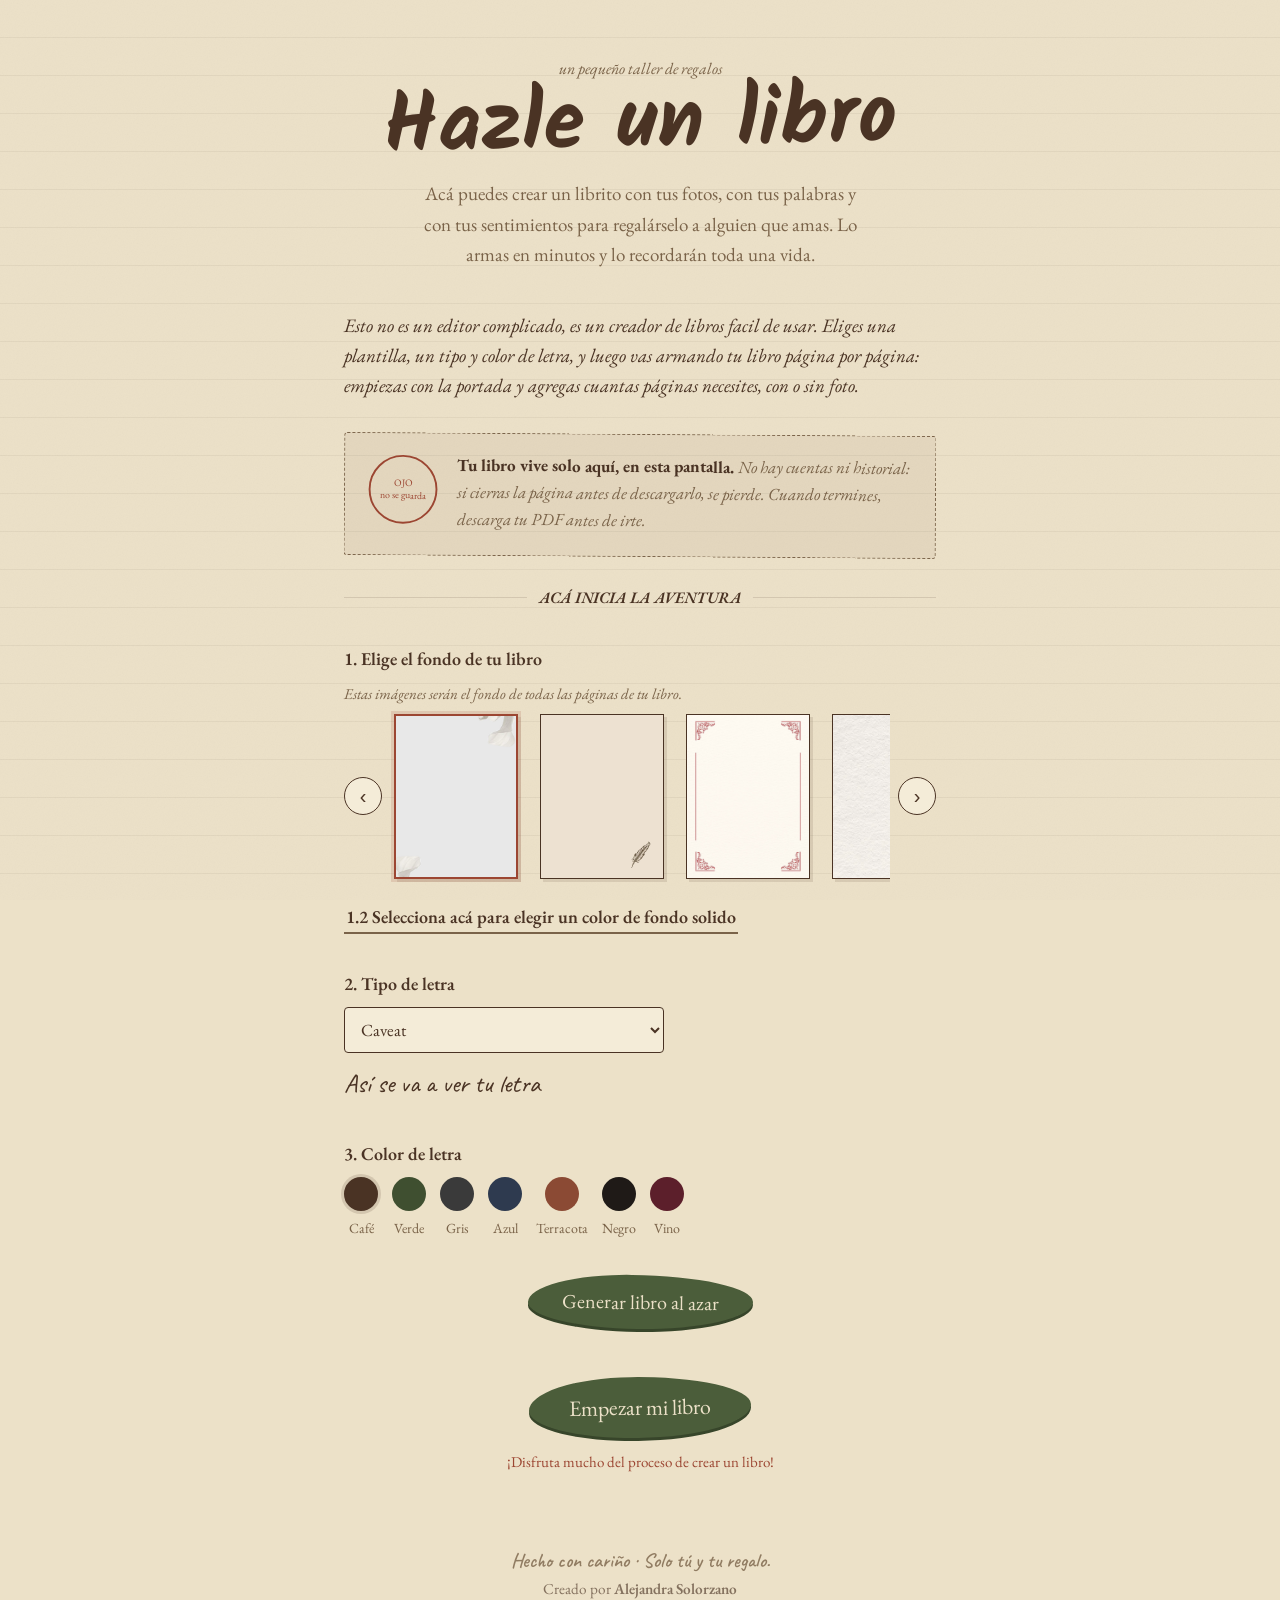
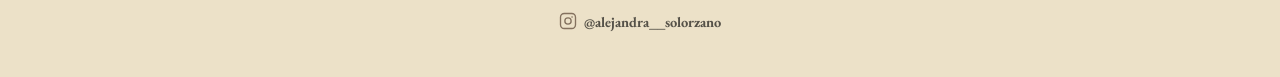
<file: index.html>
<!DOCTYPE html>
<html lang="es">

<head>

    <meta charset="UTF-8">

    <meta name="viewport" content="width=device-width, initial-scale=1.0">

    <title>
        Hazle un libro
    </title>


    <!-- Fuentes -->

    <link rel="preconnect" href="https://fonts.googleapis.com">

    <link rel="preconnect" href="https://fonts.gstatic.com" crossorigin>

    <link
        href="https://fonts.googleapis.com/css2?family=Caveat:wght@600;700&family=EB+Garamond:ital,wght@0,400;0,500;0,600;1,400;1,500&family=Kalam:wght@400;700&family=Sacramento&family=Homemade+Apple&family=Shadows+Into+Light&family=Dancing+Script:wght@600;700&family=Patrick+Hand&family=Amatic+SC:wght@400;700&display=swap"
        rel="stylesheet">


    <link rel="stylesheet" href="style.css">

</head>


<body class="fondo-1">

    <div class="paper-texture" aria-hidden="true"></div>


    <div class="page">


        <!-- =====================================================
         ENCABEZADO
    ====================================================== -->

        <header class="hero">

            <p class="hero__eyebrow">
                un pequeño taller de regalos
            </p>


            <h1 class="hero__title">
                Hazle un libro
            </h1>


            <p class="hero__subtitle">
                Acá puedes crear un librito con tus fotos, con tus palabras y con tus sentimientos
                para regalárselo a alguien que amas.
                Lo armas en minutos y lo recordarán toda una vida.
            </p>

        </header>


        <!-- =====================================================
         EXPLICACIÓN
    ====================================================== -->

        <section class="letter" aria-label="Qué es esto">

            <p>
                Esto no es un editor complicado, es un creador de libros facil de usar.
                Eliges una plantilla, un tipo y color de letra, y luego vas armando tu libro
                página por página: empiezas con la portada y agregas cuantas páginas necesites,
                con o sin foto.
            </p>

        </section>


        <!-- =====================================================
         AVISO
    ====================================================== -->

        <section class="notice" aria-label="Aviso importante">

            <div class="notice__stamp" aria-hidden="true">

                <svg viewBox="0 0 100 100" width="76" height="76">

                    <circle cx="50" cy="50" r="44" fill="none" stroke="var(--rust)" stroke-width="2.5" />

                    <text x="50" y="46" text-anchor="middle" class="notice__stamp-text">
                        OJO
                    </text>

                    <text x="50" y="62" text-anchor="middle" class="notice__stamp-text">
                        no se guarda
                    </text>

                </svg>

            </div>


            <div class="notice__text">

                <p>

                    <strong>
                        Tu libro vive solo aquí, en esta pantalla.
                    </strong>

                    No hay cuentas ni historial: si cierras la
                    página antes de descargarlo, se pierde. Cuando termines,
                    descarga tu PDF antes de irte.

                </p>

            </div>

        </section>


        <!-- =====================================================
         MARCADOR DE INICIO
    ====================================================== -->

        <div class="start-marker" aria-hidden="true">
            <span>ACÁ INICIA LA AVENTURA</span>
        </div>


        <!-- =====================================================
         CONFIGURACIÓN DEL LIBRO
    ====================================================== -->

        <section class="config" id="config">


            <!-- ===================================================
           FONDO
      ==================================================== -->

            <div class="config__block">

                <label class="field-label">
                    1. Elige el fondo de tu libro
                </label>

                <p class="field-hint">
                    Estas imágenes serán el fondo de todas las páginas de tu libro.
                </p>

                <div class="fondos__carrusel">

                    <button type="button" class="fondos__arrow fondos__arrow--prev" id="fondo-prev"
                        aria-label="Ver fondos anteriores">
                        ‹
                    </button>

                    <div class="fondos__viewport" id="fondos-viewport">
                        <div class="fondos__track" id="fondos-track" role="list" aria-label="Fondos disponibles">

                            <!-- Las 12 imágenes corresponden a img/1.jpeg ... img/12.jpeg -->
                            <button class="fondo-card" type="button" role="listitem" data-fondo="0" aria-pressed="true">
                                <img class="fondo-card__preview" src="img/0.jpeg" alt="Fondo 0">
                            </button>

                            <button class="fondo-card" type="button" role="listitem" data-fondo="1"
                                aria-pressed="false">
                                <img class="fondo-card__preview" src="img/1.jpeg" alt="Fondo 1">
                            </button>

                            <button class="fondo-card" type="button" role="listitem" data-fondo="2"
                                aria-pressed="false">
                                <img class="fondo-card__preview" src="img/2.jpeg" alt="Fondo 2">
                            </button>

                            <button class="fondo-card" type="button" role="listitem" data-fondo="3"
                                aria-pressed="false">
                                <img class="fondo-card__preview" src="img/3.jpeg" alt="Fondo 3">
                            </button>

                            <button class="fondo-card" type="button" role="listitem" data-fondo="4"
                                aria-pressed="false">
                                <img class="fondo-card__preview" src="img/4.jpeg" alt="Fondo 4">
                            </button>

                            <button class="fondo-card" type="button" role="listitem" data-fondo="5"
                                aria-pressed="false">
                                <img class="fondo-card__preview" src="img/5.jpeg" alt="Fondo 5">
                            </button>

                            <button class="fondo-card" type="button" role="listitem" data-fondo="6"
                                aria-pressed="false">
                                <img class="fondo-card__preview" src="img/6.jpeg" alt="Fondo 6">
                            </button>

                            <button class="fondo-card" type="button" role="listitem" data-fondo="7"
                                aria-pressed="false">
                                <img class="fondo-card__preview" src="img/7.jpeg" alt="Fondo 7">
                            </button>

                            <button class="fondo-card" type="button" role="listitem" data-fondo="8"
                                aria-pressed="false">
                                <img class="fondo-card__preview" src="img/8.jpeg" alt="Fondo 8">
                            </button>

                            <button class="fondo-card" type="button" role="listitem" data-fondo="9"
                                aria-pressed="false">
                                <img class="fondo-card__preview" src="img/9.jpeg" alt="Fondo 9">
                            </button>

                            <button class="fondo-card" type="button" role="listitem" data-fondo="10"
                                aria-pressed="false">
                                <img class="fondo-card__preview" src="img/10.jpeg" alt="Fondo 10">
                            </button>

                            <button class="fondo-card" type="button" role="listitem" data-fondo="11"
                                aria-pressed="false">
                                <img class="fondo-card__preview" src="img/11.jpeg" alt="Fondo 11">
                            </button>

                            <button class="fondo-card" type="button" role="listitem" data-fondo="12"
                                aria-pressed="false">
                                <img class="fondo-card__preview" src="img/12.jpeg" alt="Fondo 12">
                            </button>

                            <button class="fondo-card" type="button" role="listitem" data-fondo="13"
                                aria-pressed="false">
                                <img class="fondo-card__preview" src="img/13.jpeg" alt="Fondo 13">
                            </button>

                            <button class="fondo-card" type="button" role="listitem" data-fondo="14"
                                aria-pressed="false">
                                <img class="fondo-card__preview" src="img/14.jpeg" alt="Fondo 14">
                            </button>

                        </div>
                    </div>

                    <button type="button" class="fondos__arrow fondos__arrow--next" id="fondo-next"
                        aria-label="Ver más fondos">
                        ›
                    </button>

                </div>


                <!-- ================================
             1.2 PERSONALIZAR FONDO (color liso)
        ================================= -->

                <button type="button" class="btn btn--ghost fondos__personalizar" id="btn-personalizar-fondo"
                    aria-expanded="false" aria-controls="fondo-color-panel">
                    1.2 Selecciona acá para elegir un color de fondo solido
                </button>


                <div class="fondo-color-panel" id="fondo-color-panel" hidden>

                    <p class="field-hint">
                        Elige un color. NOTA: tu libro se verá como una hoja de cuaderno,
                        con líneas y el fondo del color que escojas.
                    </p>

                    <div class="colores__row" id="fondo-color-row" role="radiogroup"
                        aria-label="Color de fondo personalizado">

                        <label class="color-swatch">
                            <input type="radio" name="fondo-color" value="#f3ead9">
                            <span class="color-swatch__dot" style="background:#f3ead9;border-color:#d8c9ad"></span>
                            <span class="color-swatch__label">Crema</span>
                        </label>

                        <label class="color-swatch">
                            <input type="radio" name="fondo-color" value="#efe9df">
                            <span class="color-swatch__dot" style="background:#efe9df;border-color:#d5cdbd"></span>
                            <span class="color-swatch__label">Papel</span>
                        </label>

                        <label class="color-swatch">
                            <input type="radio" name="fondo-color" value="#e6ecef">
                            <span class="color-swatch__dot" style="background:#e6ecef;border-color:#c7d3d8"></span>
                            <span class="color-swatch__label">Celeste</span>
                        </label>

                        <label class="color-swatch">
                            <input type="radio" name="fondo-color" value="#e8ecdf">
                            <span class="color-swatch__dot" style="background:#e8ecdf;border-color:#cdd6b9"></span>
                            <span class="color-swatch__label">Salvia</span>
                        </label>

                        <label class="color-swatch">
                            <input type="radio" name="fondo-color" value="#f3e3e1">
                            <span class="color-swatch__dot" style="background:#f3e3e1;border-color:#e0c4c0"></span>
                            <span class="color-swatch__label">Palo rosa</span>
                        </label>

                        <label class="color-swatch">
                            <input type="radio" name="fondo-color" value="#eae8e4">
                            <span class="color-swatch__dot" style="background:#eae8e4;border-color:#d1cdc4"></span>
                            <span class="color-swatch__label">Gris perla</span>
                        </label>

                    </div>

                </div>

            </div>

            <!-- ===================================================
           TIPOGRAFÍA
      ==================================================== -->

            <div class="config__block">

                <label class="field-label" for="select-tipografia">
                    2. Tipo de letra
                </label>


                <select id="select-tipografia" class="select">

                    <option value="Caveat" selected>
                        Caveat
                    </option>

                    <option value="Kalam">
                        Kalam
                    </option>

                    <option value="Sacramento">
                        Sacramento
                    </option>

                    <option value="Homemade Apple">
                        Homemade Apple
                    </option>

                    <option value="Shadows Into Light">
                        Shadows Into Light
                    </option>

                    <option value="Dancing Script">
                        Dancing Script
                    </option>

                    <option value="Patrick Hand">
                        Patrick Hand
                    </option>

                    <option value="Amatic SC">
                        Amatic SC
                    </option>

                </select>


                <p class="field-preview" id="preview-tipografia">
                    Así se va a ver tu letra
                </p>

            </div>


            <!-- ===================================================
           COLOR DE LETRA
      ==================================================== -->

            <div class="config__block">

                <span class="field-label">
                    3. Color de letra
                </span>


                <div class="colores__row" role="radiogroup" aria-label="Color de letra">

                    <!-- <label class="color-swatch">

                        <input type="radio" name="color-letra" value="#d2c7bf">

                        <span class="color-swatch__dot" style="background:#d2c7bf"></span>

                        <span class="color-swatch__label">
                            Beige
                        </span>

                    </label>-->


                    <label class="color-swatch">

                        <input type="radio" name="color-letra" value="#4A3324" checked>

                        <span class="color-swatch__dot" style="background:#4A3324"></span>

                        <span class="color-swatch__label">
                            Café
                        </span>

                    </label>


                    <label class="color-swatch">

                        <input type="radio" name="color-letra" value="#3F4F30">

                        <span class="color-swatch__dot" style="background:#3F4F30"></span>

                        <span class="color-swatch__label">
                            Verde
                        </span>

                    </label>


                    <label class="color-swatch">

                        <input type="radio" name="color-letra" value="#3A3A3A">

                        <span class="color-swatch__dot" style="background:#3A3A3A"></span>

                        <span class="color-swatch__label">
                            Gris
                        </span>

                    </label>


                    <label class="color-swatch">

                        <input type="radio" name="color-letra" value="#2E3A4F">

                        <span class="color-swatch__dot" style="background:#2E3A4F"></span>

                        <span class="color-swatch__label">
                            Azul
                        </span>

                    </label>


                    <label class="color-swatch">

                        <input type="radio" name="color-letra" value="#8B4A34">

                        <span class="color-swatch__dot" style="background:#8B4A34"></span>

                        <span class="color-swatch__label">
                            Terracota
                        </span>

                    </label>


                    <label class="color-swatch">

                        <input type="radio" name="color-letra" value="#1f1a17">

                        <span class="color-swatch__dot" style="background:#1f1a17"></span>

                        <span class="color-swatch__label">
                            Negro
                        </span>

                    </label>


                    <label class="color-swatch">

                        <input type="radio" name="color-letra" value="#5c1f2b">

                        <span class="color-swatch__dot" style="background:#5c1f2b"></span>

                        <span class="color-swatch__label">
                            Vino
                        </span>

                    </label>


                </div>

            </div>


        </section>


        <!-- =====================================================
         CTA
    ====================================================== -->

        <section class="cta">


            <button type="button" class="btn btn--random" id="btn-random">
                Generar libro al azar
            </button>


            <p class="random-leyenda" id="random-leyenda" aria-live="polite"></p>


            <button type="button" class="btn btn--seal" id="btn-generar">
                Empezar mi libro
            </button>


            <p class="cta__hint" id="cta-hint" aria-live="polite">
                ¡Disfruta mucho del proceso de crear un libro!
            </p>


        </section>


        <!-- =====================================================
         FOOTER
    ====================================================== -->

        <footer class="footer">

            <p class="footer__message">
                Hecho con cariño · Solo tú y tu regalo.
            </p>

            <p class="footer__creator">
                Creado por <strong>Alejandra Solorzano</strong>
            </p>

            <a href="https://www.instagram.com/alejandra__solorzano" class="footer__instagram" target="_blank"
                rel="noopener noreferrer">
                <svg class="footer__instagram-icon" viewBox="0 0 24 24" fill="none" xmlns="http://www.w3.org/2000/svg">
                    <rect x="2" y="2" width="20" height="20" rx="5" stroke="currentColor" stroke-width="1.8" />
                    <circle cx="12" cy="12" r="4.2" stroke="currentColor" stroke-width="1.8" />
                    <circle cx="17.4" cy="6.6" r="1.1" fill="currentColor" />
                </svg>
                <strong> <span>@alejandra__solorzano</span></strong>
            </a>

        </footer>


    </div>


    <script src="script.js"></script>

</body>

</html>
</file>
<file: style.css>
/* =========================================================
   GENERADOR DE LIBROS — ESTILOS
   ========================================================= */
:root {
    --ink: #4a3324;
    --ink-soft: #7a6349;
    --moss: #4b5d3a;
    --moss-dark: #37452a;
    --rust: #9c4632;

    --font-title: "Kalam", cursive;
    --font-formal: "EB Garamond", serif;
    --font-body: var(--font-formal);
    --font-ui: var(--font-formal);

    --content-width: 640px;
}


/* =========================================================
   FONDOS
   ========================================================= */

.fondo-1 {
    --paper: #ece1c8;
    --paper-line: rgba(74, 51, 36, 0.14);
}

.fondo-2 {
    --paper: #d8b98d;
    --paper-line: rgba(74, 51, 36, 0.20);
}

.fondo-3 {
    --paper: #e3ddd2;
    --paper-line: rgba(60, 55, 48, 0.14);
}

.fondo-4 {
    --paper: #e4e8d9;
    --paper-line: rgba(59, 68, 42, 0.14);
}

.fondo-5 {
    --paper: #f0dcd9;
    --paper-line: rgba(120, 70, 65, 0.14);
}


* {
    box-sizing: border-box;
}

/* El atributo HTML "hidden" debería significar siempre "oculto",
   pero cualquier clase que ponga su propio "display" (flex, block,
   etc.) le gana en especificidad y lo deja visible igual. Ya pasó
   con la ventana emergente y con el panel de estilo de foto/texto.
   Esta regla universal evita que se repita en cualquier otro lugar
   del sitio: "hidden" siempre gana. */
[hidden] {
    display: none !important;
}

html {
    -webkit-tap-highlight-color: transparent;
}


body {
    margin: 0;
    background: var(--paper);
    color: var(--ink);
    font-family: var(--font-body);
    font-size: 19px;
    line-height: 1.6;
    -webkit-font-smoothing: antialiased;
}


.paper-texture {
    position: fixed;
    inset: 0;
    z-index: 0;
    pointer-events: none;

    background-image:
        repeating-linear-gradient(to bottom,
            transparent,
            transparent 37px,
            var(--paper-line) 38px);

    opacity: 0.9;
}


.paper-texture::after {
    content: "";

    position: absolute;
    inset: 0;

    background-image: url("data:image/svg+xml;utf8,<svg xmlns='http://www.w3.org/2000/svg' width='120' height='120'><filter id='n'><feTurbulence type='fractalNoise' baseFrequency='0.9' numOctaves='2' stitchTiles='stitch'/><feColorMatrix type='saturate' values='0'/></filter><rect width='100%' height='100%' filter='url(%23n)' opacity='0.045'/></svg>");

    mix-blend-mode: multiply;
}


.page {
    position: relative;
    z-index: 1;

    max-width: var(--content-width);

    margin: 0 auto;

    padding: 56px 24px 40px;
}


/* =========================================================
   ENCABEZADO
   ========================================================= */

.hero {
    text-align: center;
    margin-bottom: 40px;
}


.hero__eyebrow {
    font-family: var(--font-ui);
    font-style: italic;
    font-size: 16px;

    color: var(--ink-soft);

    margin: 0 0 4px;
}


.hero__title {
    font-family: var(--font-title);

    font-weight: 700;

    font-size: clamp(52px,
            14vw,
            84px);

    line-height: 0.95;

    margin: 0 0 14px;

    transform: rotate(-1.2deg);
}


.hero__subtitle {
    max-width: 440px;

    margin: 0 auto 22px;

    font-size: 19px;

    color: var(--ink-soft);

    font-family: var(--font-body);
}


.letter {
    margin-bottom: 32px;
}


.letter p {
    margin: 0;

    font-size: 19px;

    font-style: italic;
}


/* =========================================================
   BOTONES
   ========================================================= */

.btn {
    font-family: var(--font-ui);
    font-size: 18px;

    border: none;

    cursor: pointer;

    display: inline-block;

    text-decoration: none;
}


.btn--ghost {
    color: var(--ink);

    background: transparent;

    border-bottom: 2px solid var(--ink-soft);

    padding: 2px 2px 4px;

    transition: opacity 0.15s ease;
}


.btn--ghost:hover {
    opacity: 0.7;
}


.btn--ghost:disabled {
    opacity: 0.35;
    cursor: not-allowed;
}


.btn--random {
    position: relative;

    background: var(--moss);

    color: var(--paper);

    font-size: 20px;

    padding: 14px 34px;

    border-radius:
        46% 54% 51% 49% / 53% 47% 53% 47%;

    box-shadow:
        0 3px 0 var(--moss-dark);

    transform: rotate(0.8deg);

    transition:
        transform 0.12s ease,
        box-shadow 0.12s ease;
}


.btn--random:hover {
    transform:
        rotate(0.8deg) translateY(-2px);

    box-shadow:
        0 5px 0 var(--moss-dark);
}


.btn--random:active {
    transform:
        rotate(0.8deg) translateY(1px);

    box-shadow:
        0 2px 0 var(--moss-dark);
}


.btn--random:disabled {
    opacity: 0.5;
    cursor: not-allowed;
}


.btn--seal {
    position: relative;

    background: var(--moss);

    color: var(--paper);

    font-size: 22px;

    padding: 16px 40px;

    border-radius:
        46% 54% 51% 49% / 53% 47% 53% 47%;

    box-shadow:
        0 3px 0 var(--moss-dark);

    transform: rotate(-0.8deg);

    transition:
        transform 0.12s ease,
        box-shadow 0.12s ease;
    touch-action: manipulation;
}


.btn--seal:hover {
    transform:
        rotate(-0.8deg) translateY(-2px);

    box-shadow:
        0 5px 0 var(--moss-dark);
}


.btn--seal:active {
    transform:
        rotate(-0.8deg) translateY(1px);

    box-shadow:
        0 2px 0 var(--moss-dark);
}


.btn--back {
    display: inline-block;

    /* Este botón antes era un <a>; el reset de abajo evita que
       navegadores como Safari le agreguen su estilo nativo de
       botón al usarlo como <button>. */
    appearance: none;

    -webkit-appearance: none;

    background: transparent;

    border: none;

    cursor: pointer;

    padding: 2px 2px 4px;

    font-family: var(--font-ui);

    font-size: 16px;

    color: var(--ink-soft);

    text-decoration: none;

    border-bottom:
        1px dashed var(--ink-soft);

    transition: opacity 0.15s ease;
}


.btn--back:hover {
    opacity: 0.7;
}


/* =========================================================
   AVISO
   ========================================================= */

.notice {
    display: flex;

    gap: 16px;

    align-items: flex-start;

    background:
        rgba(74, 51, 36, 0.05);

    border:
        1.5px dashed var(--ink-soft);

    border-radius: 3px;

    padding: 18px 20px;

    margin-bottom: 28px;

    transform: rotate(0.4deg);
}


.notice__stamp-text {
    font-family: var(--font-ui);

    fill: var(--rust);

    font-size: 13px;
}


.notice__stamp-text--small {
    font-size: 8.5px;
}


.notice__text p {
    margin: 0;

    font-size: 17px;

    color: var(--ink-soft);

    font-style: italic;
}


.notice__text strong {
    color: var(--ink);

    font-style: normal;
}


/* =========================================================
   INICIA ACÁ
   ========================================================= */

.start-marker {
    display: flex;

    align-items: center;

    gap: 12px;

    margin:
        0 0 34px;

    color: var(--ink);

    font-family: var(--font-ui);

    font-size: 16px;

    font-style: italic;

    font-weight: 600;
}


.start-marker::before,
.start-marker::after {
    content: "";

    height: 1px;

    flex: 1;

    background:
        var(--paper-line);
}


/* =========================================================
   BLOQUES DE CONFIGURACIÓN
   ========================================================= */

.config__block {
    margin-bottom: 36px;
}


.section-title {
    font-family: var(--font-ui);

    font-size: 23px;

    font-weight: 600;

    line-height: 1.25;

    margin: 0 0 4px;
}


.section-hint {
    font-family: var(--font-ui);

    font-style: italic;

    color: var(--ink-soft);

    font-size: 16px;

    margin: 0 0 18px;
}


.field-label {
    display: block;

    font-family: var(--font-ui);

    font-weight: 600;

    font-size: 18px;

    margin-bottom: 8px;
}


.field-hint {
    font-family: var(--font-ui);

    font-style: italic;

    font-size: 15px;

    color: var(--ink-soft);

    margin: 6px 0 0;
}


.field-error {
    font-family: var(--font-ui);

    font-size: 15px;

    color: var(--rust);

    margin: 6px 0 0;

    min-height: 18px;
}


.field-preview {
    font-family:
        var(--book-font, var(--font-title));

    font-size: 26px;

    color: var(--ink);

    margin: 10px 0 0;

    transition:
        color 0.15s ease,
        font-family 0.15s ease;
}


.select {
    font-family: var(--font-ui);

    font-size: 17px;

    color: var(--ink);

    background: #f4ecd8;

    border:
        1.5px solid var(--ink);

    border-radius: 4px;

    padding: 10px 12px;

    width: 100%;

    max-width: 320px;
}


input[type="file"] {
    font-family: var(--font-ui);

    font-size: 15px;
}


/* =========================================================
   FONDOS — CARRUSEL
   ========================================================= */

.fondos__carrusel {
    display: flex;

    align-items: center;

    gap: 8px;
}


.fondos__arrow {
    flex: 0 0 auto;

    width: 38px;

    height: 38px;

    border-radius: 50%;

    border:
        1.5px solid var(--ink);

    background: #f4ecd8;

    color: var(--ink);

    font-size: 20px;

    line-height: 1;

    cursor: pointer;

    display: flex;

    align-items: center;

    justify-content: center;
}


.fondos__arrow:hover {
    background: var(--moss);

    color: var(--paper);

    border-color: var(--moss-dark);
}


.fondos__viewport {
    flex: 1;

    overflow-x: auto;

    scroll-snap-type: x mandatory;

    scrollbar-width: none;

    scroll-behavior: smooth;
}


.fondos__viewport::-webkit-scrollbar {
    display: none;
}


.fondos__track {
    display: flex;

    gap: 14px;

    padding: 4px 2px;
}


.fondo-card {
    flex: 0 0 auto;

    scroll-snap-align: start;

    font-family: var(--font-ui);

    background: transparent;

    border: none;

    cursor: pointer;

    display: flex;

    flex-direction: column;

    align-items: center;

    gap: 8px;

    padding: 4px;

    width: 132px;
}


.fondo-card__preview {
    width: 100%;

    aspect-ratio: 3 / 4;

    object-fit: cover;

    display: block;

    border:
        1.5px solid var(--ink);

    background: var(--paper);

    position: relative;

    box-shadow:
        3px 3px 0 rgba(74, 51, 36, 0.12);
}


.fondo-card__label {
    font-size: 14px;

    color: var(--ink-soft);

    text-align: center;
}


.fondo-card[aria-pressed="true"] .fondo-card__preview {

    border-width: 2.5px;

    border-color: var(--rust);

    box-shadow:
        0 0 0 3px rgba(156, 70, 50, 0.15),
        3px 3px 0 rgba(74, 51, 36, 0.12);
}


.fondo-card[aria-pressed="true"] .fondo-card__label {

    color: var(--ink);

    font-weight: 600;
}


/* =========================================================
   PERSONALIZAR FONDO (color liso)
   ========================================================= */

.fondos__personalizar {
    display: block;
    margin-top: 16px;
    font-size: 18px;      /* antes 16px, ahora igual que .field-label */
    font-weight: 600;     /* igual que .field-label */
    text-align: left;     /* fuerza alineación a la izquierda en todos los navegadores/celulares */
}


.fondo-color-panel {
    margin-top: 16px;

    padding: 16px;

    background:
        rgba(74, 51, 36, 0.05);

    border:
        1.5px dashed var(--ink-soft);

    border-radius: 4px;
}


/* =========================================================
   COLOR DE LETRA / FONDO
   ========================================================= */

.colores__row {
    display: flex;

    flex-wrap: wrap;

    gap: 14px;
}


.color-swatch {
    display: flex;

    flex-direction: column;

    align-items: center;

    gap: 6px;

    cursor: pointer;

    font-family: var(--font-ui);

    font-size: 14px;

    color: var(--ink-soft);
}


.color-swatch input {
    position: absolute;

    opacity: 0;

    width: 1px;

    height: 1px;
}


.color-swatch__dot {
    width: 34px;

    height: 34px;

    border-radius: 50%;

    border:
        2px solid transparent;

    display: block;
}


.color-swatch input:checked+.color-swatch__dot {

    border-color: var(--ink);

    box-shadow:
        0 0 0 3px rgba(74, 51, 36, 0.15);
}


.color-swatch input:focus-visible+.color-swatch__dot {

    outline:
        2px solid var(--rust);

    outline-offset: 2px;
}


/* =========================================================
   CTA
   ========================================================= */

.cta {
    text-align: center;

    margin-bottom: 56px;

    display: flex;

    flex-direction: column;

    align-items: center;
}


.random-leyenda {
    font-family: var(--font-ui);

    font-style: italic;

    font-size: 15px;

    color: var(--rust);

    min-height: 20px;

    margin: 10px auto 18px;

    max-width: 420px;

    padding: 0;

    border-radius: 3px;
}


.random-leyenda:not(:empty) {
    background:
        rgba(156, 70, 50, 0.08);

    border:
        1px dashed var(--rust);

    padding: 8px 14px;
}


.random-leyenda.destacar {
    animation:
        destacar-anim 1s ease;
}


@keyframes destacar-anim {

    0% {
        background:
            rgba(156, 70, 50, 0.28);
    }

    100% {
        background:
            rgba(156, 70, 50, 0.08);
    }
}


.cta__hint {
    font-family: var(--font-ui);

    font-size: 15px;

    color: var(--rust);

    min-height: 20px;

    margin-top: 12px;

    max-width: 500px;
}


.footer {
    text-align: center;

    font-family: var(--font-ui);

    font-size: 14px;

    color: var(--ink-soft);

    opacity: 0.8;
}


.footer p {
    margin: 0;
}

.footer__message {
    margin: 0;
    font-family: "Caveat", cursive;
    font-size: 1.25rem;
    font-weight: 600;
    color: var(--ink-soft);
}

.footer__creator {
    margin: 0;
    font-family: "EB Garamond", serif;
    font-size: 0.95rem;
    color: var(--ink);
    opacity: 0.8;
}

.footer__creator strong {
    font-weight: 600;
}

.footer__instagram {
    display: inline-flex;
    align-items: center;
    gap: 0.4rem;
    margin-top: 0.5rem;
    font-family: "EB Garamond", serif;
    font-size: 0.9rem;
    color: black;
    opacity: 0.8;
    text-decoration: none;
    transition: opacity 0.2s ease;
}

.footer__instagram:hover {
    opacity: 1;
}

.footer__instagram-icon {
    width: 18px;
    height: 18px;
    color: var(--ink);
}

/* =========================================================
   PÁGINA 2 — LIBRO / EDITOR
   ========================================================= */

.page--empty {
    text-align: center;

    padding-top: 120px;
}


.empty-msg {
    font-family: var(--font-ui);

    font-size: 18px;

    margin-bottom: 18px;
}


.editor__top {
    display: flex;

    justify-content: space-between;

    align-items: center;

    margin-bottom: 18px;
}


.editor__top-right {
    display: flex;

    align-items: center;

    gap: 12px;
}


.editor__pagenum {
    font-family: var(--font-ui);

    font-size: 15px;

    color: var(--ink-soft);

    margin: 0;
}


/* =========================================================
   IDEAS DE FRASES — BOTÓN, TOOLTIP Y POPOVER
   ========================================================= */

.frases-trigger {
    position: relative;
}


.btn-icon {
    display: flex;

    align-items: center;

    justify-content: center;

    width: 38px;

    height: 38px;

    border-radius: 50%;

    border:
        1.5px solid var(--ink);

    background: #f4ecd8;

    color: var(--ink);

    cursor: pointer;

    padding: 0;

    transition:
        background 0.15s ease,
        color 0.15s ease,
        border-color 0.15s ease;
}


.btn-icon:hover,
.btn-icon[aria-expanded="true"] {

    background: var(--moss);

    color: var(--paper);

    border-color: var(--moss-dark);
}


/* Tooltip manual con data-tooltip, para no depender de "title" */

[data-tooltip] {
    position: relative;
}


[data-tooltip]::after {
    content: attr(data-tooltip);

    position: absolute;

    bottom: calc(100% + 8px);

    left: 50%;

    transform:
        translateX(-50%) translateY(4px);

    background: var(--ink);

    color: var(--paper);

    font-family: var(--font-ui);

    font-size: 13px;

    white-space: nowrap;

    padding: 5px 10px;

    border-radius: 4px;

    opacity: 0;

    pointer-events: none;

    transition:
        opacity 0.15s ease,
        transform 0.15s ease;

    z-index: 5;
}


[data-tooltip]:hover::after,
[data-tooltip]:focus-visible::after {

    opacity: 1;

    transform:
        translateX(-50%) translateY(0);
}


.frases-popover {
    position: absolute;

    top: calc(100% + 12px);

    right: 0;

    width: min(340px, 88vw);

    max-height: 420px;

    overflow-y: auto;

    background: var(--paper);

    border:
        1.5px solid var(--ink);

    border-radius: 6px;

    box-shadow:
        5px 6px 0 rgba(74, 51, 36, 0.16);

    padding: 16px;

    z-index: 10;
}


.frases-popover__header {
    display: flex;

    align-items: center;

    justify-content: space-between;

    margin-bottom: 4px;
}


.frases-popover__title {
    font-family: var(--font-ui);

    font-weight: 600;

    font-size: 17px;

    margin: 0;

    color: var(--ink);
}


.frases-popover__close {
    background: transparent;

    border: none;

    color: var(--ink-soft);

    font-size: 22px;

    line-height: 1;

    cursor: pointer;

    padding: 2px 4px;
}


.frases-popover__close:hover {
    color: var(--rust);
}


.frases-popover__hint {
    font-family: var(--font-ui);

    font-style: italic;

    font-size: 13px;

    color: var(--ink-soft);

    margin: 0 0 12px;
}


.frases-popover__list {
    list-style: none;

    margin: 0;

    padding: 0;

    display: flex;

    flex-direction: column;

    gap: 10px;
}


.frase-item {
    display: flex;

    align-items: flex-start;

    gap: 10px;

    padding: 10px 12px;

    background:
        rgba(74, 51, 36, 0.04);

    border:
        1px dashed var(--paper-line);

    border-radius: 4px;
}


.frase-item__texto {
    flex: 1;

    margin: 0;

    font-family: var(--font-body);

    font-style: italic;

    font-size: 15px;

    line-height: 1.4;

    color: var(--ink);
}


.frase-item__autor {
    display: block;

    margin-top: 4px;

    font-family: var(--font-ui);

    font-style: normal;

    font-size: 12.5px;

    color: var(--ink-soft);
}


.frase-item__copiar {
    flex: 0 0 auto;

    display: flex;

    align-items: center;

    justify-content: center;

    width: 30px;

    height: 30px;

    border-radius: 50%;

    border:
        1.5px solid var(--ink);

    background: #f4ecd8;

    color: var(--ink);

    cursor: pointer;

    padding: 0;

    margin-top: 2px;

    transition:
        background 0.15s ease,
        color 0.15s ease;
}


.frase-item__copiar:hover {
    background: var(--moss);

    color: var(--paper);

    border-color: var(--moss-dark);
}


/* =========================================================
   TOAST
   ========================================================= */

.toast {
    position: fixed;

    left: 50%;

    bottom: 32px;

    transform:
        translateX(-50%) translateY(10px);

    background: var(--ink);

    color: var(--paper);

    font-family: var(--font-ui);

    font-size: 15px;

    padding: 10px 20px;

    border-radius: 30px;

    box-shadow:
        0 4px 14px rgba(0, 0, 0, 0.2);

    opacity: 0;

    pointer-events: none;

    transition:
        opacity 0.25s ease,
        transform 0.25s ease;

    z-index: 50;
}


.toast.toast--visible {
    opacity: 1;

    transform:
        translateX(-50%) translateY(0);
}


@media (max-width: 600px) {

    .frases-popover {
        right: -8px;

        width: min(300px, 90vw);
    }
}


.editor__sheet {
    background:
        rgba(255, 255, 255, 0.25);

    border:
        1.5px solid var(--ink);

    border-radius: 3px;

    padding: 26px 20px 16px;

    display: flex;

    flex-direction: column;

    box-shadow:
        4px 5px 0 rgba(74, 51, 36, 0.12);

    touch-action: pan-y;
}


/* =========================================================
   PORTADA
   ========================================================= */

.sheet-cover {
    flex: 1;

    display: flex;

    flex-direction: column;

    justify-content: center;

    align-items: center;

    gap: 14px;

    text-align: center;
}


.sheet-cover input {
    font-family:
        var(--book-font, var(--font-title));

    color:
        var(--book-color, var(--ink));

    background: transparent;

    border: none;

    border-bottom:
        1.5px dashed var(--ink-soft);

    text-align: center;

    padding: 6px 4px;

    width: 100%;

    max-width: 92%;
}


.sheet-cover__titulo {
    font-size: 44px;
}


.sheet-cover__subtitulo {
    font-size: 20px;
}


/* =========================================================
   PÁGINA CON FOTO
   ========================================================= */

.sheet-page {
    flex: 1;

    display: flex;

    flex-direction: column;

    align-items: center;
}


/* =========================================================
   MARCO DE FOTO — 3 FORMAS × CON/SIN MARCO
   Se arma con elementos reales (fondo + relleno) en vez de
   aspect-ratio / box-shadow en capas / object-fit, porque la
   librería que genera el PDF (html2canvas) no siempre respeta
   esas propiedades: la foto salía estirada y los anillos no
   se veían. Con fondo+padding se ve igual en pantalla y en PDF.

   La forma (ovalado/redondo/cuadrado) se define con dos variables
   CSS en el elemento exterior; como las variables CSS heredan a
   los descendientes, no importa si hay 2 o 3 niveles anidados
   (con marco tiene un anillo de más que sin marco): la forma
   siempre llega igual hasta la cajita de la foto.
   ========================================================= */

.sheet-page__img-marco {
    flex: 0 0 auto;

    width: 32%;

    margin:
        2% 0 3%;

    border-radius: var(--marco-radio, 50%);

    box-shadow:
        0 6px 14px rgba(74, 51, 36, 0.25);
}


.sheet-page__img-marco--ovalado {
    --marco-radio: 50%;
    --marco-ratio: 131.58%;
    /* proporción 19:25 */
}


.sheet-page__img-marco--redondo {
    --marco-radio: 50%;
    --marco-ratio: 100%;
    /* círculo, 1:1 */
}


.sheet-page__img-marco--cuadrado {
    --marco-radio: 10px;
    --marco-ratio: 100%;
    /* cuadrado con esquinas suaves, 1:1 */
}


.sheet-page__img-marco--conmarco {

    /* Anillo exterior (antes era la segunda capa del box-shadow) */
    background: var(--ink);

    padding: 3px;
}


.sheet-page__img-marco--sinmarco {

    /* Sin marco: nada de anillo, solo la forma de la foto */
    background: transparent;

    padding: 0;
}


.sheet-page__img-anillo {

    /* Anillo interior/gap (antes era la primera capa del box-shadow).
       Solo existe cuando hay marco: ver script.js. */
    background: var(--paper);

    border-radius: var(--marco-radio, 50%);

    padding: 4px;
}


.sheet-page__img {

    position: relative;

    width: 100%;

    height: 0;

    /* padding-bottom en vez de aspect-ratio: es un truco clásico de
       CSS que cualquier motor de render entiende igual (incluido
       html2canvas), a diferencia de aspect-ratio, que no siempre
       respeta. El valor lo define la forma elegida (ver arriba). */
    padding-bottom: var(--marco-ratio, 131.58%);

    border-radius: var(--marco-radio, 50%);

    overflow: hidden;

    background:
        rgba(74, 51, 36, 0.04);
}


.sheet-page__img-marco--conmarco .sheet-page__img {
    border: 3px solid var(--ink);
}


.sheet-page__img-marco--sinmarco .sheet-page__img {
    border: none;
}


.sheet-page__img-foto {

    position: absolute;

    inset: 0;

    width: 100%;

    height: 100%;

    /* background-size:cover en vez de <img> + object-fit:cover:
       html2canvas sí respeta esto de forma confiable, así que la
       foto se recorta pero nunca se estira, igual en pantalla y
       en el PDF. */
    background-size: cover;

    background-position: center;

    background-repeat: no-repeat;

    display: block;
}


/* Solo en el editor: se puede arrastrar la foto para reencuadrarla.
   En la vista previa/PDF la foto no lleva estos estilos (no hace
   falta, ahí no se puede arrastrar). */
.sheet-page__img-foto--editable {
    cursor: grab;
    touch-action: none;
}


.sheet-page__img-foto--editable:active {
    cursor: grabbing;
}


/* =========================================================
   TEXTO DE LA PÁGINA
   ========================================================= */

.sheet-page__textwrap {
    flex: 1;

    width: 100%;

    min-height: 0;

    display: flex;

    flex-direction: column;

    justify-content: center;

    align-items: center;
}


.sheet-page:not(:has(.sheet-page__img)) .sheet-page__textwrap {
    justify-content: center;

    max-width: 65%;
}


.sheet-page__textarea {
    font-family:
        var(--book-font, var(--font-body));

    color:
        var(--book-color, var(--ink));

    /* Mismo tamaño de letra que .preview-page__text: en cqw
       (porcentaje del ancho de la hoja) para que se vea igual
       al editar, en la vista previa y en el PDF descargado. */
    font-size: clamp(17px, 3.2cqw, 25px);

    line-height: 1.5;

    background: transparent;

    border: none;

    resize: none;

    width: 100%;

    max-width: 65%;

    min-height: 0;

    /* La altura ya no es fija: crece con el contenido (ver
       ajustarAlturaTextarea en script.js) hasta ocupar como
       máximo el espacio disponible, igual que en la vista previa. */
    max-height: 100%;

    overflow-y: auto;

    text-align: center;

    padding: 4px 4%;

    margin: 0 auto;

    display: block;
}


.sheet-page__textarea:focus {
    outline: none;
}


.sheet-page__counter {
    font-family: var(--font-ui);

    font-size: 13px;

    color: var(--ink-soft);

    text-align: center;

    margin-top: 4px;
}


.sheet-page__counter--limite {
    color: var(--rust);
}


.sheet-page__footer {
    text-align: center;

    font-family: var(--font-ui);

    font-style: italic;

    font-size: 13px;

    color: var(--ink-soft);

    opacity: 0.8;

    margin-top: 14px;

    border-top:
        1px dashed var(--paper-line);

    padding-top: 8px;

    width: 100%;
}


/* =========================================================
   BARRA DE HERRAMIENTAS (imagen por página)
   ========================================================= */

.editor__toolbar {
    display: flex;

    align-items: center;

    justify-content: center;

    gap: 14px;

    margin-top: 16px;

    flex-wrap: wrap;
}


.editor__arrastrar-hint {
    text-align: center;

    font-family: var(--font-ui);

    font-style: italic;

    font-size: 14px;

    color: var(--ink-soft);

    margin: 10px 0 0;
}


/* =========================================================
   PANEL DE ESTILO POR PÁGINA — forma/marco de foto,
   alineación de texto, negrita/cursiva
   ========================================================= */

.editor__estilo {
    display: flex;

    flex-wrap: wrap;

    justify-content: center;

    gap: 18px 26px;

    margin-top: 18px;

    padding: 16px;

    background:
        rgba(74, 51, 36, 0.05);

    border:
        1.5px dashed var(--paper-line);

    border-radius: 10px;
}


.editor__estilo-grupo {
    display: flex;

    flex-direction: column;

    align-items: center;

    gap: 6px;
}


.editor__estilo-etiqueta {
    font-family: var(--font-ui);

    font-style: italic;

    font-size: 13px;

    color: var(--ink-soft);
}


.editor__estilo-aviso {
    width: 100%;

    text-align: center;

    font-family: var(--font-ui);

    font-style: italic;

    font-size: 14px;

    color: var(--rust);

    background:
        rgba(156, 70, 50, 0.08);

    border:
        1px dashed var(--rust);

    border-radius: 6px;

    padding: 8px 14px;

    margin: 0 0 4px;
}


.segmentado {
    display: inline-flex;

    border:
        1.5px solid var(--ink);

    border-radius: 20px;

    overflow: hidden;
}


.segmentado__opcion {
    appearance: none;

    -webkit-appearance: none;

    background: #f4ecd8;

    border: none;

    border-left:
        1.5px solid var(--ink);

    color: var(--ink);

    font-family: var(--font-ui);

    font-size: 14px;

    padding: 8px 14px;

    cursor: pointer;

    transition:
        background 0.15s ease,
        color 0.15s ease;
}


.segmentado__opcion:first-child {
    border-left: none;
}


.segmentado__opcion:hover {
    background:
        rgba(75, 93, 58, 0.18);
}


.segmentado__opcion[aria-pressed="true"] {
    background: var(--moss);

    color: var(--paper);
}


.segmentado__opcion:disabled {
    opacity: 0.4;

    cursor: not-allowed;
}


.segmentado__opcion:disabled:hover {
    background: #f4ecd8;
}


.btn--icon-text {
    display: inline-flex;

    align-items: center;

    gap: 8px;

    font-family: var(--font-ui);

    font-size: 16px;

    color: var(--ink);

    background: #f4ecd8;

    border:
        1.5px solid var(--ink);

    border-radius: 20px;

    padding: 9px 18px;

    cursor: pointer;

    transition:
        background 0.15s ease,
        color 0.15s ease;
}


.btn--icon-text:hover:not(:disabled) {
    background: var(--moss);

    color: var(--paper);

    border-color: var(--moss-dark);
}


.btn--icon-text:disabled {
    opacity: 0.4;

    cursor: not-allowed;
}


.btn--eliminar-imagen {
    font-family: var(--font-ui);

    font-size: 14px;

    color: var(--rust);

    background: transparent;

    border: none;

    border-bottom:
        1px dashed var(--rust);

    cursor: pointer;

    padding: 2px 2px 3px;
}


.btn--eliminar-imagen:hover {
    opacity: 0.7;
}


/* =========================================================
   NAVEGACIÓN
   ========================================================= */

.editor__nav {
    display: flex;

    justify-content: space-between;

    align-items: center;

    gap: 10px;

    margin-top: 18px;
}


.editor__nav-middle {
    display: flex;

    align-items: center;

    gap: 10px;

    flex-wrap: wrap;

    justify-content: center;

    margin-top: 14px;

    padding: 10px;

    background:
        rgba(74, 51, 36, 0.05);

    border:
        1.5px dashed var(--paper-line);

    border-radius: 28px;
}


/* Botones "píldora": misma forma y tamaño para agregar y eliminar página */

.btn--pill {
    flex: 0 0 auto;

    display: inline-flex;

    align-items: center;

    gap: 6px;

    font-family: var(--font-ui);

    font-size: 16px;

    border: none;

    border-radius: 20px;

    padding: 10px 18px;

    cursor: pointer;

    transition:
        transform 0.12s ease,
        box-shadow 0.12s ease,
        background 0.12s ease,
        color 0.12s ease,
        opacity 0.12s ease;
}


.btn--add-page {
    color: var(--paper);

    background: var(--rust);

    box-shadow: 0 2px 0 rgba(74, 34, 24, 0.4);
}


.btn--add-page:hover {
    transform: translateY(-2px);

    box-shadow: 0 4px 0 rgba(74, 34, 24, 0.4);
}


.btn--add-page:active {
    transform: translateY(1px);

    box-shadow: 0 1px 0 rgba(74, 34, 24, 0.4);
}


.btn--remove-page {
    color: var(--paper);

    background: var(--ink-soft);

    box-shadow: 0 2px 0 rgba(74, 51, 36, 0.35);
}


.btn--remove-page:hover {
    background: var(--rust);

    transform: translateY(-2px);

    box-shadow: 0 4px 0 rgba(74, 51, 36, 0.35);
}


.btn--remove-page:active {
    transform: translateY(1px);

    box-shadow: 0 1px 0 rgba(74, 51, 36, 0.35);
}


/* Estado visual para cuando la acción de la píldora no aplica
   (por ejemplo, "eliminar página" estando en la portada). Se deja
   clickeable a propósito para poder mostrar un aviso explicativo. */
.btn--pill-deshabilitado {
    opacity: 0.45;
}

.btn--pill-deshabilitado:hover {
    transform: none;
}


.editor__future {
    text-align: center;

    font-family: var(--font-ui);

    font-style: italic;

    font-size: 14px;

    color: var(--ink-soft);

    margin-top: 26px;

    opacity: 0.85;
}


/* =========================================================
   ACCESIBILIDAD
   ========================================================= */

a:focus-visible,
button:focus-visible,
select:focus-visible,
textarea:focus-visible,
input:focus-visible {

    outline:
        2px solid var(--rust);

    outline-offset: 3px;
}


@media (prefers-reduced-motion: reduce) {

    * {
        transition: none !important;
        animation: none !important;
    }
}


/* =========================================================
   RESPONSIVE
   ========================================================= */

@media (max-width: 600px) {

    .page {
        padding:
            38px 18px 32px;
    }


    .hero {
        margin-bottom: 32px;
    }


    .notice {
        padding: 16px;
    }


    .notice__stamp svg {
        width: 48px;
        height: 48px;
    }


    .btn--random,
    .btn--seal {
        max-width: 100%;
    }


    .editor__sheet {
        padding:
            22px 16px 14px;
    }


    .sheet-cover__titulo {
        font-size: 36px;
    }


    .sheet-page__textarea {
        font-size: 19px;

        max-width: 85%;
    }
}

/* =========================================================
   HOJA — TAMAÑO CARTA (216 x 279 mm) PARA TODAS LAS VISTAS
   ========================================================= */

.editor__sheet,
.book-sheet,
.preview-sheet {
    width: min(100%, 760px);
    height: auto;
    aspect-ratio: var(--sheet-ratio, 216 / 279);
    position: relative;
    overflow: hidden;
    background-repeat: no-repeat;
    background-size: cover;
    background-position: center;
    border: 1.5px solid var(--ink);
    border-radius: 2px;
    box-shadow: 5px 7px 0 rgba(74, 51, 36, 0.14);
    padding: 5.5% 6%;
    margin: 0 auto;

    /* Convierte la hoja en un "contenedor de medida": permite que
       el texto de adentro use unidades cqw (porcentaje del ANCHO
       DE LA HOJA) en vez de vw (porcentaje del ancho de pantalla).
       Así el texto guarda la misma proporción sin importar si la
       hoja se ve chica en el celular o grande al generar el PDF. */
    container-type: inline-size;
}

.sheet-cover,
.sheet-page {
    width: 100%;
    height: 100%;
    min-height: 0;
    background: rgba(255, 255, 255, 0.03);
}

/* =========================================================
   VISOR DE VISTA PREVIA — SE VE Y SE SIENTE COMO UN LIBRO
   ========================================================= */

.editor__actions {
    display: flex;
    justify-content: center;
    gap: 14px;
    margin-top: 22px;
    flex-wrap: wrap;
}

.btn--preview {
    font-family: var(--font-ui);
    font-size: 18px;
    color: var(--paper);
    background: var(--moss);
    border: 1px solid var(--moss-dark);
    border-radius: 3px;
    padding: 11px 25px;
    cursor: pointer;
    box-shadow: 0 3px 0 var(--moss-dark);
    transition: transform .12s ease, box-shadow .12s ease;
}

.btn--preview:hover {
    transform: translateY(-2px);
    box-shadow: 0 5px 0 var(--moss-dark);
}

.btn--preview:active {
    transform: translateY(1px);
    box-shadow: 0 2px 0 var(--moss-dark);
}

.btn--pdf {
    font-family: var(--font-ui);
    font-size: 18px;
    color: var(--ink);
    background: #f4ecd8;
    border: 1.5px solid var(--ink);
    border-radius: 3px;
    padding: 10px 24px;
    cursor: pointer;
    box-shadow: 0 3px 0 rgba(74, 51, 36, 0.3);
    transition: transform .12s ease, box-shadow .12s ease, background .12s ease, color .12s ease;
}

.btn--pdf:hover:not(:disabled) {
    background: var(--ink);
    color: var(--paper);
    transform: translateY(-2px);
    box-shadow: 0 5px 0 rgba(74, 51, 36, 0.3);
}

.btn--pdf:active:not(:disabled) {
    transform: translateY(1px);
    box-shadow: 0 2px 0 rgba(74, 51, 36, 0.3);
}

.btn--pdf:disabled {
    opacity: 0.55;
    cursor: wait;
}

.preview-screen {
    position: relative;
    z-index: 2;
    width: 100%;
    padding: 36px 18px 60px;
}

.preview-screen__top {
    max-width: 760px;
    margin: 0 auto 28px;
    display: flex;
    justify-content: space-between;
    align-items: center;
    gap: 20px;
}

/* Visor: una sola página visible a la vez, con flechas a los lados */

.book-viewer {
    display: flex;
    align-items: center;
    justify-content: center;
    gap: 12px;
    perspective: 1800px;
    max-width: 800px;
    margin: 0 auto;
}

.book-viewer__stage {
    position: relative;
    width: min(100%, 560px);
    aspect-ratio: 216 / 279;
    flex: 1;
    touch-action: pan-y;
    overflow: hidden;
}

/* La hoja se dibuja siempre al mismo ancho que usa el PDF (816px),
   así el navegador calcula el tamaño de letra (unidades cqw)
   exactamente igual que al generar el PDF. Luego se encoge
   visualmente con transform: scale() para que quepa en pantalla,
   sin alterar cómo se calculó el texto (ver actualizarEscalaPreview
   en script.js, que fija --preview-scale). Esto hace que la vista
   previa sea siempre un espejo fiel del PDF descargado, sin
   importar el tamaño de la pantalla del dispositivo. */
.book-viewer__stage .preview-sheet {
    position: absolute;
    top: 0;
    left: 0;
    width: 816px;
    height: 1054px;
    margin: 0;
    transform: scale(var(--preview-scale, 1));
    transform-origin: top left;
}

.book-viewer__arrow {
    flex: 0 0 auto;
    width: 44px;
    height: 44px;
    border-radius: 50%;
    border: 1.5px solid var(--ink);
    background: #f4ecd8;
    color: var(--ink);
    font-size: 24px;
    line-height: 1;
    cursor: pointer;
    display: flex;
    align-items: center;
    justify-content: center;
}

.book-viewer__arrow:hover:not(:disabled) {
    background: var(--moss);
    color: var(--paper);
    border-color: var(--moss-dark);
}

.book-viewer__arrow:disabled {
    opacity: 0.3;
    cursor: not-allowed;
}

/* Animación de "pasar página": la hoja actual gira y se desvanece,
   la nueva entra desde el lado opuesto. */

.book-page-anim {
    transition: transform .38s ease, opacity .38s ease;
    transform-origin: center;
    backface-visibility: hidden;
}

.book-page-anim.turning-out-next {
    transform: rotateY(-22deg) scale(.94);
    opacity: 0;
}

.book-page-anim.turning-out-prev {
    transform: rotateY(22deg) scale(.94);
    opacity: 0;
}

.book-page-anim.turning-in-from-right {
    transform: rotateY(22deg) scale(.94);
    opacity: 0;
}

.book-page-anim.turning-in-from-left {
    transform: rotateY(-22deg) scale(.94);
    opacity: 0;
}

.preview-cover__titulo {
    font-family: var(--book-font, var(--font-title));
    color: var(--book-color, var(--ink));
    font-size: clamp(30px, 7.3cqw, 60px);
    font-weight: 600;
    text-align: center;
    margin: 0;
    width: 100%;
    /* ← agregar esto */
    max-width: 92%;
    /* ← y esto */
}

.preview-cover__subtitulo {
    font-family: var(--book-font, var(--font-body));
    color: var(--book-color, var(--ink));
    font-size: clamp(16px, 3cqw, 24px);
    text-align: center;
    margin: 0;
    width: 100%;
    /* ← agregar esto */
    max-width: 92%;
    /* ← y esto */
}

.preview-page__text {
    width: 100%;
    max-width: 65%;
    flex: 1;
    display: flex;
    align-items: center;
    justify-content: center;
    text-align: center;
    white-space: pre-wrap;
    overflow-wrap: anywhere;
    font-family: var(--book-font, var(--font-body));
    color: var(--book-color, var(--ink));
    font-size: clamp(17px, 3.2cqw, 25px);
    line-height: 1.5;
    margin: 0 auto;
    padding: 0 4%;
}
.preview-page:has(.sheet-page__img-marco) .preview-page__text {
    flex: 0 0 auto;
    margin: 6% auto 0;
}

.preview-page:has(.sheet-page__img-marco) .sheet-page__footer {
    margin-top: auto;
}

.preview-screen__bottom {
    display: flex;
    justify-content: center;
    gap: 14px;
    margin-top: 35px;
    flex-wrap: wrap;
}

/* =========================================================
   IMPRESIÓN (respaldo, por si el usuario prefiere Ctrl+P)
   ========================================================= */

@media print {
    @page {
        size: auto;
        margin: 0;
    }

    body {
        background: white !important;
    }

    .paper-texture,
    .editor__top,
    .editor__nav,
    .editor__nav-secondary,
    .editor__toolbar,
    .editor__actions,
    .editor__future,
    .preview-screen__top,
    .preview-screen__bottom,
    .book-viewer__arrow,
    .page--empty {
        display: none !important;
    }

    .preview-screen {
        display: block !important;
        padding: 0 !important;
    }

    .book-viewer {
        display: block !important;
        max-width: none !important;
    }

    .book-viewer__stage {
        width: var(--sheet-width) !important;
        height: var(--sheet-height) !important;
        aspect-ratio: auto !important;
    }

    .book-viewer__stage .preview-sheet {
        position: static !important;
        page-break-after: always;
        break-after: page;
    }
}

@media (max-width: 600px) {
    .fondos__arrow {
        width: 34px;
        height: 34px;
    }

    .fondo-card {
        width: 108px;
    }

    .editor__sheet,
    .book-sheet,
    .preview-sheet {
        width: 100%;
        padding: 6% 6%;
    }

    .sheet-page__img-marco {
        width: 36%;
    }

    .sheet-page__textarea {
        max-width: 85%;
    }

    .preview-page__text {
        max-width: 85%;
    }

    .preview-screen__top {
        align-items: flex-start;
    }

    .book-viewer {
        gap: 6px;
    }

    .book-viewer__arrow {
        width: 36px;
        height: 36px;
        font-size: 20px;
    }
}

/* =========================================================
   VENTANA EMERGENTE — cambiar configuración
   ========================================================= */

.modal-overlay {
    position: fixed;
    inset: 0;
    background: rgba(43, 30, 20, 0.55);
    display: flex;
    align-items: center;
    justify-content: center;
    padding: 20px;
    z-index: 100;
}

/* El atributo HTML "hidden" pone display:none con muy poca
   especificidad; como arriba .modal-overlay ya trae su propio
   "display: flex", esa regla le ganaba y la ventana quedaba
   visible siempre, sin importar el atributo. Esta regla, más
   específica, hace que "hidden" sí la oculte de verdad. */
.modal-overlay[hidden] {
    display: none;
}

.modal-card {
    background: var(--paper);
    border: 1.5px solid var(--ink);
    border-radius: 6px;
    box-shadow: 6px 8px 0 rgba(74, 51, 36, 0.22);
    padding: 28px 24px 22px;
    max-width: 420px;
    width: 100%;
    text-align: center;
}

.modal-card__titulo {
    font-family: var(--font-ui);
    font-weight: 600;
    font-size: 24px;
    margin: 0 0 10px;
    color: var(--ink);
}

.modal-card__texto {
    font-family: var(--font-ui);
    font-style: italic;
    font-size: 15px;
    line-height: 1.5;
    color: var(--ink-soft);
    margin: 0 0 22px;
}

.modal-card__acciones {
    display: flex;
    flex-direction: column;
    gap: 12px;
    margin-bottom: 14px;
}

.btn--modal {
    appearance: none;
    -webkit-appearance: none;
    font-family: var(--font-ui);
    font-size: 17px;
    line-height: 1.3;
    border-radius: 6px;
    padding: 13px 18px;
    cursor: pointer;
    transition: transform 0.12s ease, box-shadow 0.12s ease, background 0.12s ease;
}

.btn--modal-primario {
    background: var(--moss);
    color: var(--paper);
    border: 1px solid var(--moss-dark);
    box-shadow: 0 3px 0 var(--moss-dark);
}

.btn--modal-primario:hover {
    transform: translateY(-2px);
    box-shadow: 0 5px 0 var(--moss-dark);
}

.btn--modal-primario:active {
    transform: translateY(1px);
    box-shadow: 0 1px 0 var(--moss-dark);
}

.btn--modal-secundario {
    background: transparent;
    color: var(--rust);
    border: 1.5px dashed var(--rust);
}

.btn--modal-secundario:hover {
    background: rgba(156, 70, 50, 0.08);
}

.btn--modal-peligro {
    background: var(--rust);
    color: var(--paper);
    border: 1px solid #7a3626;
    box-shadow: 0 3px 0 #7a3626;
}

.btn--modal-peligro:hover {
    transform: translateY(-2px);
    box-shadow: 0 5px 0 #7a3626;
}

.btn--modal-peligro:active {
    transform: translateY(1px);
    box-shadow: 0 1px 0 #7a3626;
}

.modal-card__input {
    display: block;
    width: 100%;
    font-family: var(--font-ui);
    font-size: 17px;
    color: var(--ink);
    background: #f4ecd8;
    border: 1.5px solid var(--ink);
    border-radius: 6px;
    padding: 10px 12px;
    margin: 0 0 18px;
    text-align: center;
}

.modal-card__input:focus-visible {
    outline: 2px solid var(--rust);
    outline-offset: 2px;
}

.modal-card__detalle {
    display: block;
    font-size: 13px;
    font-style: italic;
    opacity: 0.85;
    margin-top: 3px;
}

.modal-card__cerrar {
    appearance: none;
    -webkit-appearance: none;
    background: transparent;
    border: none;
    color: var(--ink-soft);
    font-family: var(--font-ui);
    font-size: 14px;
    cursor: pointer;
    text-decoration: underline;
    padding: 4px 8px;
}

.modal-card__cerrar:hover {
    opacity: 0.7;
}

@media (max-width: 600px) {
    .modal-card {
        padding: 24px 18px 18px;
    }

    .modal-card__titulo {
        font-size: 21px;
    }
}
</file>
